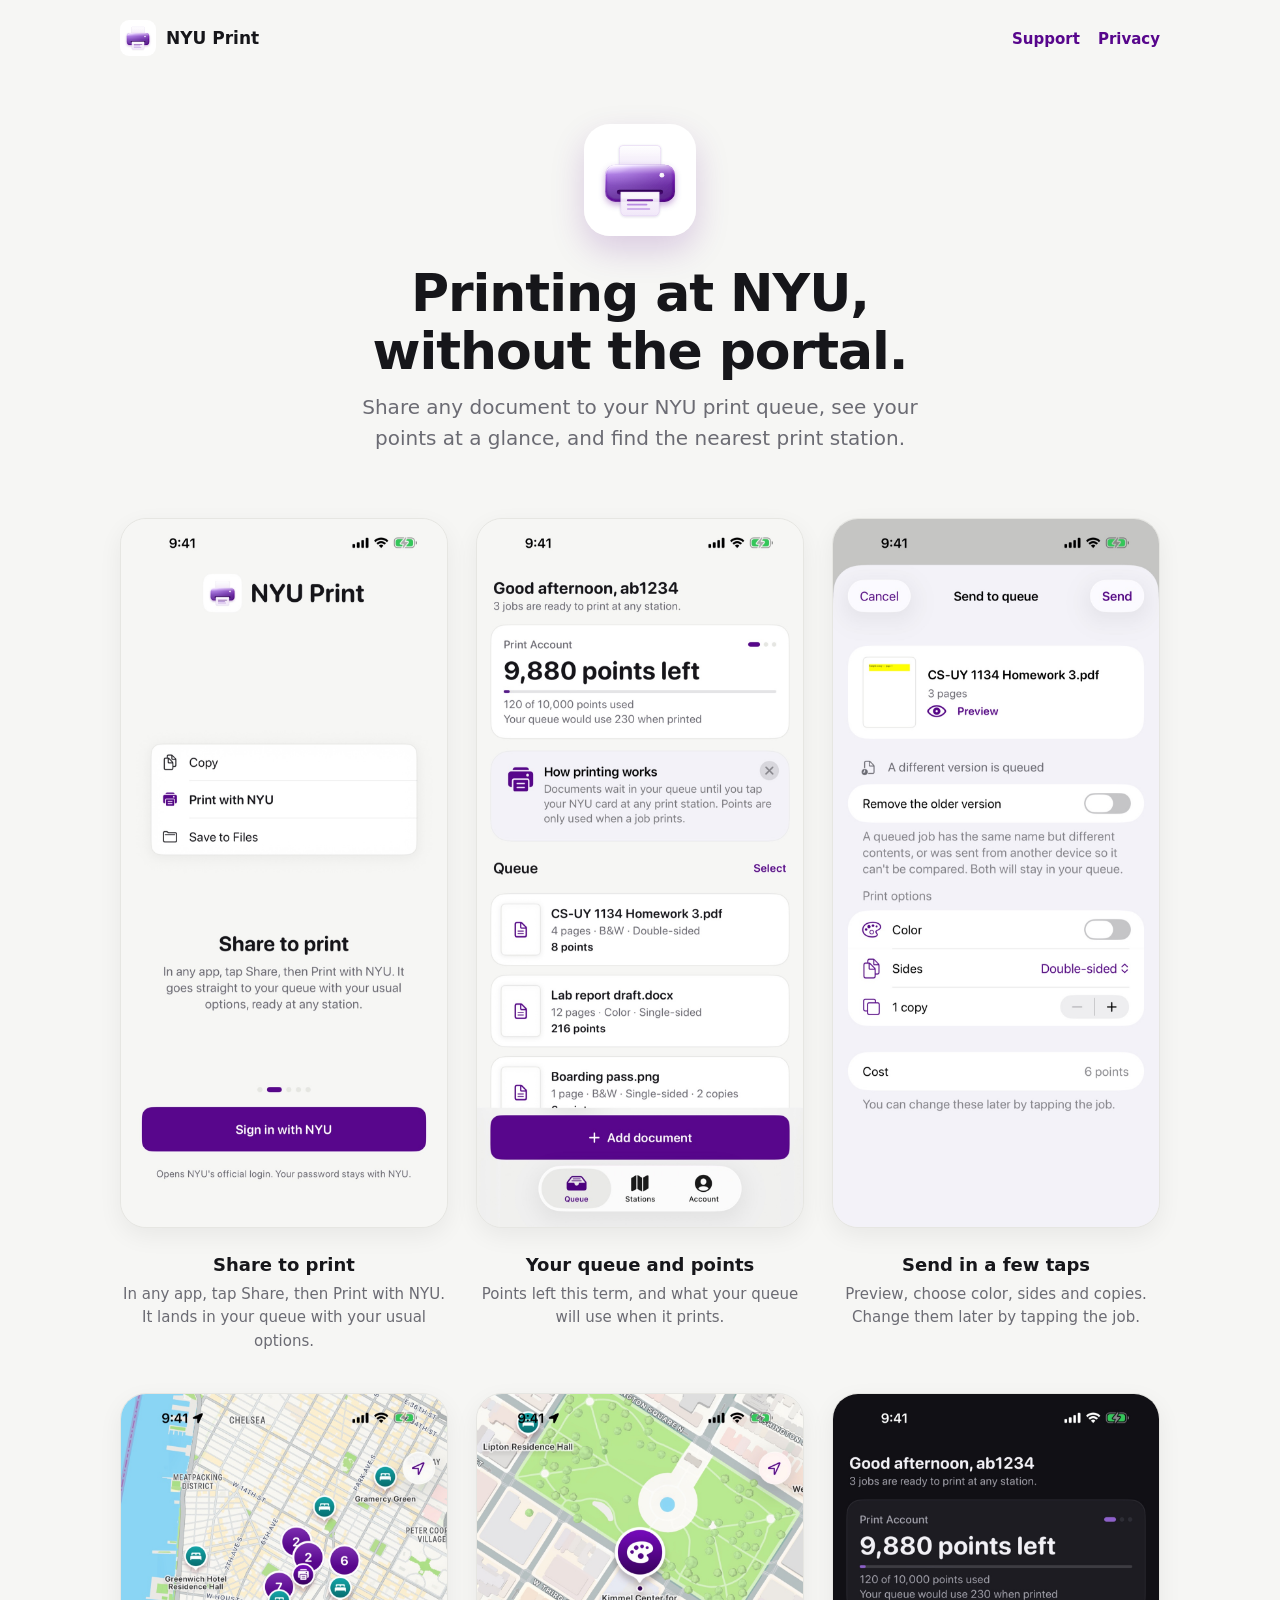
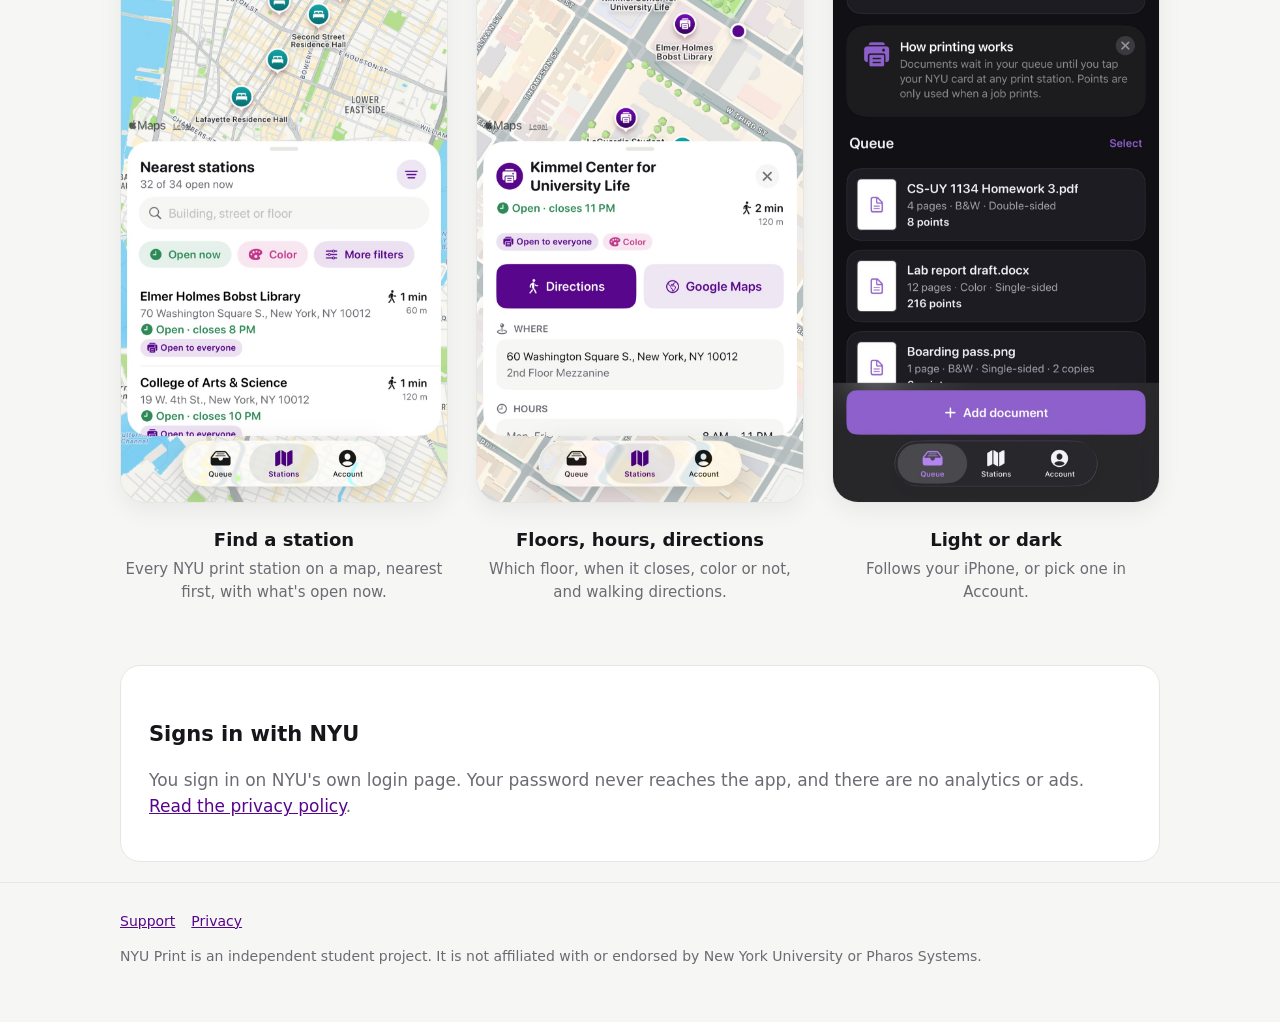
<file: index.html>
<!doctype html>
<html lang="en"><head><meta charset="utf-8"><meta name="viewport" content="width=device-width, initial-scale=1"><title>NYU Print</title><meta name="description" content="Send documents to NYU's print queue, see your points and find a print station."><link rel="icon" href="img/logo.svg"><link rel="stylesheet" href="style.css"></head><body>
<header><div class="wrap"><a class="brand" href="index.html"><img src="img/logo.svg" alt="">NYU Print</a><nav><a href="support.html">Support</a><a href="privacy.html">Privacy</a></nav></div></header>
<main class="wrap">
<section class="hero">
  <img class="icon" src="img/logo.svg" alt="NYU Print app icon">
  <h1>Printing at NYU,<br>without the portal.</h1>
  <p class="lede">Share any document to your NYU print queue, see your points at a glance, and find the nearest print station.</p>
</section>
<section class="shots">
  <figure class="shot"><img src="img/share.jpg" alt="Print with NYU in the share sheet" width="1000" height="2172" loading="lazy"><h3>Share to print</h3><p>In any app, tap Share, then Print with NYU. It lands in your queue with your usual options.</p></figure>
  <figure class="shot"><img src="img/queue.jpg" alt="The queue with points left and three documents" width="1000" height="2172" loading="lazy"><h3>Your queue and points</h3><p>Points left this term, and what your queue will use when it prints.</p></figure>
  <figure class="shot"><img src="img/send.jpg" alt="Print options for a document: color, sides and copies" width="1000" height="2172" loading="lazy"><h3>Send in a few taps</h3><p>Preview, choose color, sides and copies. Change them later by tapping the job.</p></figure>
  <figure class="shot"><img src="img/stations.jpg" alt="Map of NYU print stations with the nearest ones listed" width="1000" height="2172" loading="lazy"><h3>Find a station</h3><p>Every NYU print station on a map, nearest first, with what's open now.</p></figure>
  <figure class="shot"><img src="img/station.jpg" alt="A print station's details: hours, floor and directions" width="1000" height="2172" loading="lazy"><h3>Floors, hours, directions</h3><p>Which floor, when it closes, color or not, and walking directions.</p></figure>
  <figure class="shot"><img src="img/dark.jpg" alt="The queue in dark mode" width="1000" height="2172" loading="lazy"><h3>Light or dark</h3><p>Follows your iPhone, or pick one in Account.</p></figure>
</section>
<section class="card">
  <h2>Signs in with NYU</h2>
  <p class="muted">You sign in on NYU's own login page. Your password never reaches the app, and there are no analytics or ads. <a href="privacy.html">Read the privacy policy</a>.</p>
</section>
</main>
<footer><div class="wrap"><a href="support.html">Support</a><a href="privacy.html">Privacy</a><p>NYU Print is an independent student project. It is not affiliated with or endorsed by New York University or Pharos Systems.</p></div></footer>
</body></html>
</file>
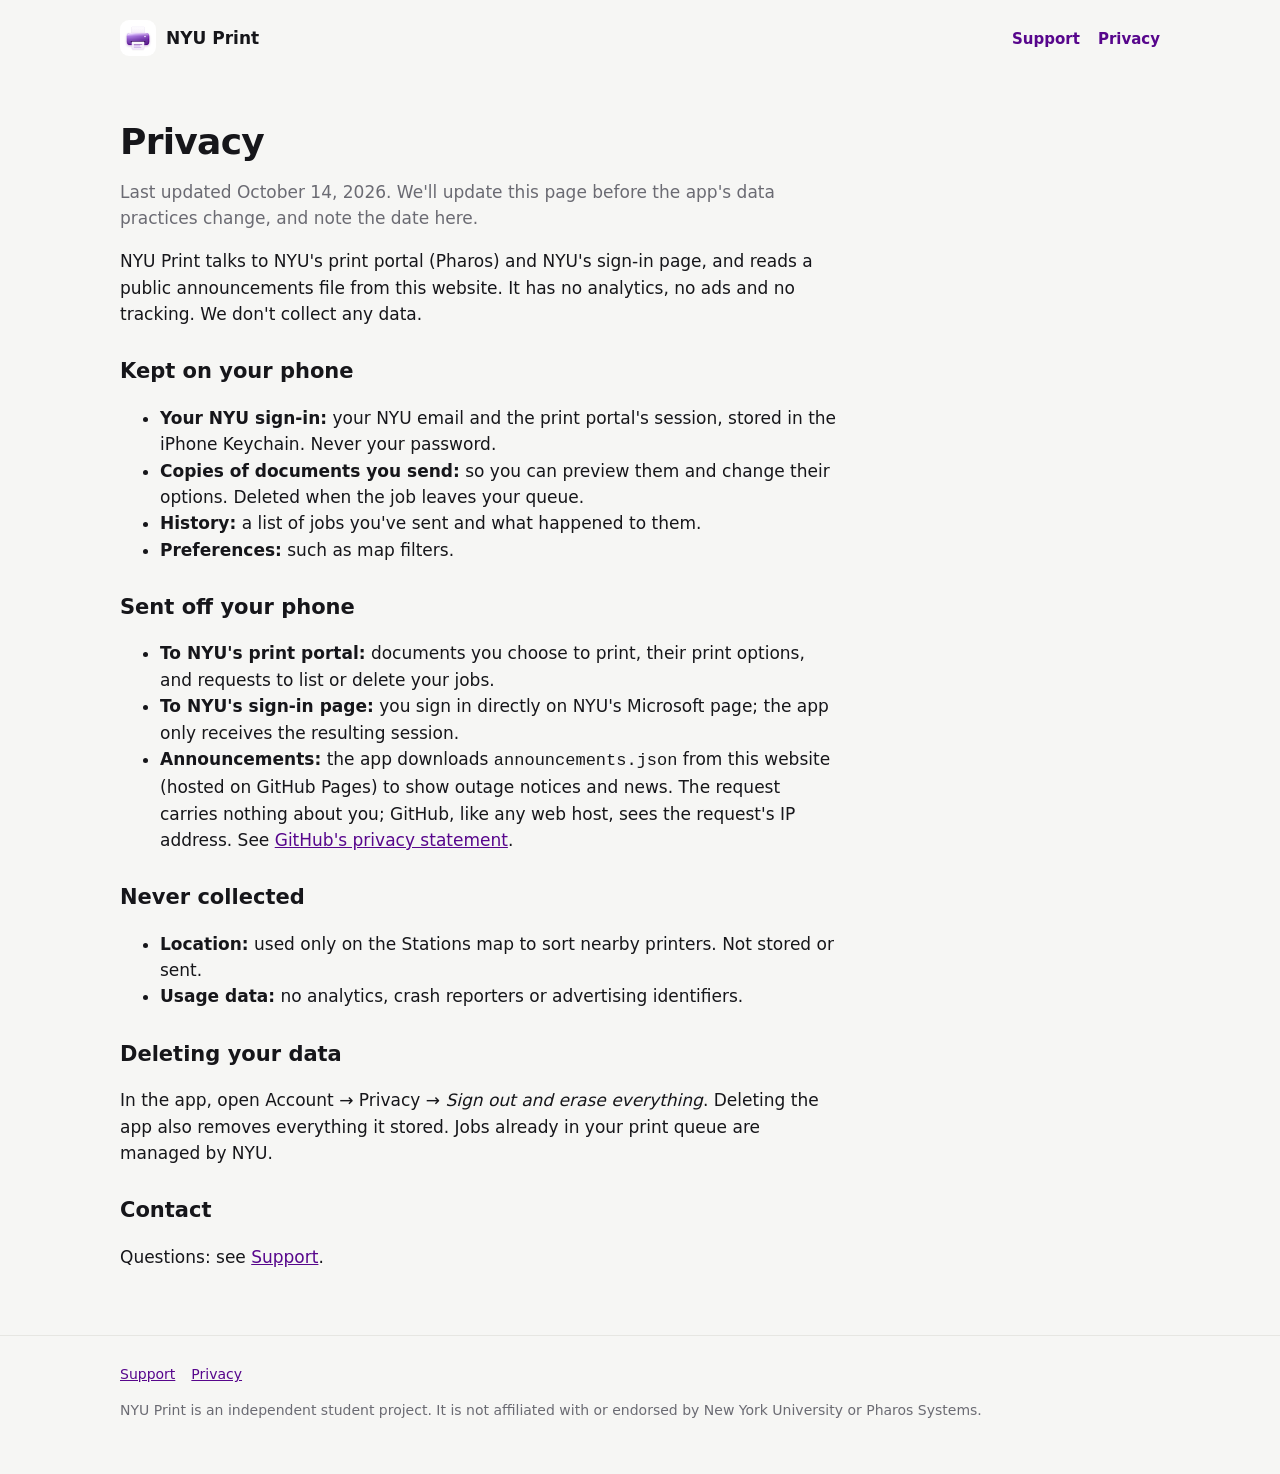
<file: privacy.html>
<!doctype html>
<html lang="en"><head><meta charset="utf-8"><meta name="viewport" content="width=device-width, initial-scale=1"><title>Privacy · NYU Print</title><meta name="description" content="What NYU Print keeps on your phone and what it sends."><link rel="icon" href="img/logo.svg"><link rel="stylesheet" href="style.css"></head><body>
<header><div class="wrap"><a class="brand" href="index.html"><img src="img/logo.svg" alt="">NYU Print</a><nav><a href="support.html">Support</a><a href="privacy.html">Privacy</a></nav></div></header>
<main class="wrap">
<article class="page">
<h1>Privacy</h1>
<p class="muted">Last updated October 14, 2026. We'll update this page before the app's data practices change, and note the date here.</p>
<p>NYU Print talks to NYU's print portal (Pharos) and NYU's sign-in page, and reads a public announcements file from this website. It has no analytics, no ads and no tracking. We don't collect any data.</p>
<h2>Kept on your phone</h2>
<ul>
<li><strong>Your NYU sign-in:</strong> your NYU email and the print portal's session, stored in the iPhone Keychain. Never your password.</li>
<li><strong>Copies of documents you send:</strong> so you can preview them and change their options. Deleted when the job leaves your queue.</li>
<li><strong>History:</strong> a list of jobs you've sent and what happened to them.</li>
<li><strong>Preferences:</strong> such as map filters.</li>
</ul>
<h2>Sent off your phone</h2>
<ul>
<li><strong>To NYU's print portal:</strong> documents you choose to print, their print options, and requests to list or delete your jobs.</li>
<li><strong>To NYU's sign-in page:</strong> you sign in directly on NYU's Microsoft page; the app only receives the resulting session.</li>
<li><strong>Announcements:</strong> the app downloads <code>announcements.json</code> from this website (hosted on GitHub Pages) to show outage notices and news. The request carries nothing about you; GitHub, like any web host, sees the request's IP address. See <a href="https://docs.github.com/en/site-policy/privacy-policies/github-general-privacy-statement">GitHub's privacy statement</a>.</li>
</ul>
<h2>Never collected</h2>
<ul>
<li><strong>Location:</strong> used only on the Stations map to sort nearby printers. Not stored or sent.</li>
<li><strong>Usage data:</strong> no analytics, crash reporters or advertising identifiers.</li>
</ul>
<h2>Deleting your data</h2>
<p>In the app, open Account → Privacy → <em>Sign out and erase everything</em>. Deleting the app also removes everything it stored. Jobs already in your print queue are managed by NYU.</p>
<h2>Contact</h2>
<p>Questions: see <a href="support.html">Support</a>.</p>
</article>
</main>
<footer><div class="wrap"><a href="support.html">Support</a><a href="privacy.html">Privacy</a><p>NYU Print is an independent student project. It is not affiliated with or endorsed by New York University or Pharos Systems.</p></div></footer>
</body></html>
</file>
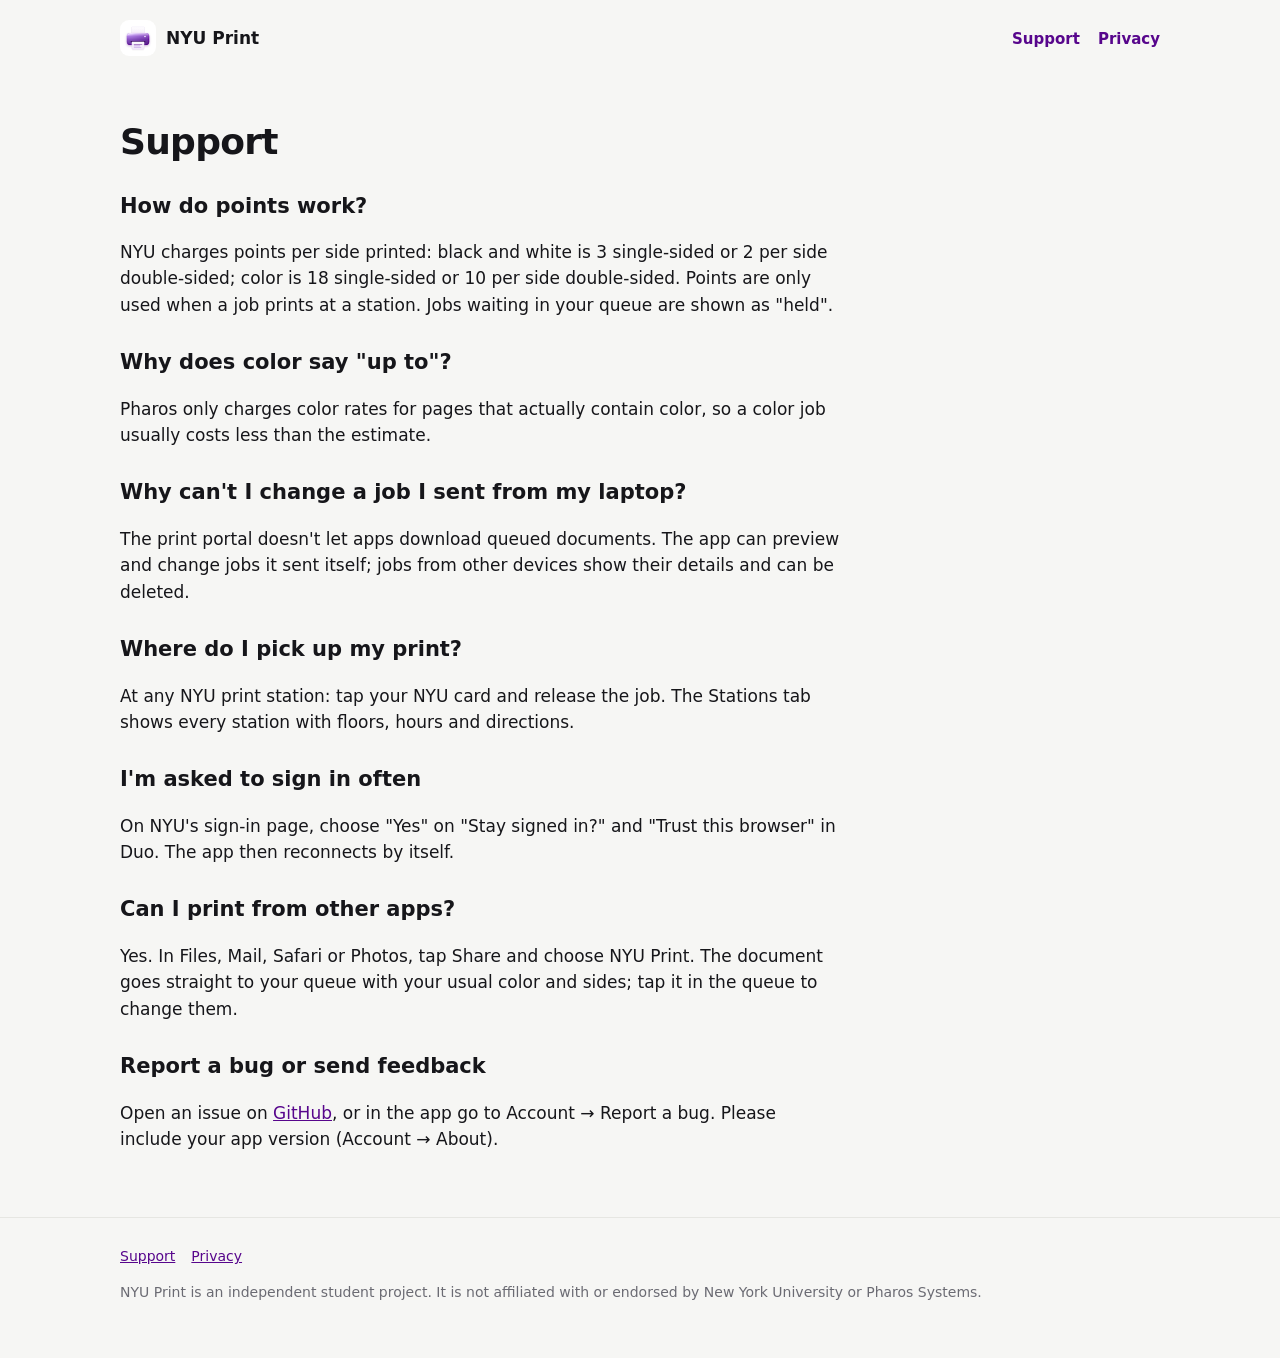
<file: support.html>
<!doctype html>
<html lang="en"><head><meta charset="utf-8"><meta name="viewport" content="width=device-width, initial-scale=1"><title>Support · NYU Print</title><meta name="description" content="Help with NYU Print."><link rel="icon" href="img/logo.svg"><link rel="stylesheet" href="style.css"></head><body>
<header><div class="wrap"><a class="brand" href="index.html"><img src="img/logo.svg" alt="">NYU Print</a><nav><a href="support.html">Support</a><a href="privacy.html">Privacy</a></nav></div></header>
<main class="wrap">
<article class="page">
<h1>Support</h1>
<h2>How do points work?</h2>
<p>NYU charges points per side printed: black and white is 3 single-sided or 2 per side double-sided; color is 18 single-sided or 10 per side double-sided. Points are only used when a job prints at a station. Jobs waiting in your queue are shown as "held".</p>
<h2>Why does color say "up to"?</h2>
<p>Pharos only charges color rates for pages that actually contain color, so a color job usually costs less than the estimate.</p>
<h2>Why can't I change a job I sent from my laptop?</h2>
<p>The print portal doesn't let apps download queued documents. The app can preview and change jobs it sent itself; jobs from other devices show their details and can be deleted.</p>
<h2>Where do I pick up my print?</h2>
<p>At any NYU print station: tap your NYU card and release the job. The Stations tab shows every station with floors, hours and directions.</p>
<h2>I'm asked to sign in often</h2>
<p>On NYU's sign-in page, choose "Yes" on "Stay signed in?" and "Trust this browser" in Duo. The app then reconnects by itself.</p>
<h2>Can I print from other apps?</h2>
<p>Yes. In Files, Mail, Safari or Photos, tap Share and choose NYU Print. The document goes straight to your queue with your usual color and sides; tap it in the queue to change them.</p>
<h2>Report a bug or send feedback</h2>
<p>Open an issue on <a href="https://github.com/jj-stuff/nyuprint/issues">GitHub</a>, or in the app go to Account → Report a bug. Please include your app version (Account → About).</p>
</article>
</main>
<footer><div class="wrap"><a href="support.html">Support</a><a href="privacy.html">Privacy</a><p>NYU Print is an independent student project. It is not affiliated with or endorsed by New York University or Pharos Systems.</p></div></footer>
</body></html>
</file>
<file: style.css>
:root {
  --accent: #57068C; --ink: #16161A; --ink-soft: #6B6B73;
  --bg: #F6F6F4; --surface: #FFFFFF; --hairline: #E6E6E2;
}
* { box-sizing: border-box; }
body {
  margin: 0; background: var(--bg); color: var(--ink);
  font: 17px/1.55 ui-rounded, -apple-system, "SF Pro Rounded", system-ui, sans-serif;
}
a { color: var(--accent); }
.wrap { max-width: 1080px; margin: 0 auto; padding: 0 20px; }
header { padding: 20px 0; }
header .wrap { display: flex; align-items: center; gap: 12px; justify-content: space-between; }
.brand { display: flex; align-items: center; gap: 10px; font-weight: 700; text-decoration: none; color: var(--ink); }
.brand img { width: 36px; height: 36px; border-radius: 9px; }
nav a { margin-left: 18px; text-decoration: none; font-weight: 600; font-size: 15px; }
.hero { text-align: center; padding: 48px 0 24px; }
.hero img.icon { width: 112px; height: 112px; border-radius: 26px; box-shadow: 0 14px 34px rgba(87, 6, 140, .18); }
h1 { font-size: clamp(34px, 6vw, 52px); line-height: 1.1; margin: 22px 0 12px; letter-spacing: -.02em; }
.lede { color: var(--ink-soft); font-size: 20px; max-width: 560px; margin: 0 auto; }
.shots { display: grid; grid-template-columns: repeat(3, 1fr); gap: 40px 28px; padding: 40px 0; }
.shot { text-align: center; margin: 0; }
.shot img { width: 100%; height: auto; border-radius: 26px; border: 1px solid var(--hairline); background: var(--surface); box-shadow: 0 8px 24px rgba(0, 0, 0, .06); }
.shot h3 { margin: 16px 0 4px; font-size: 18px; }
.shot p { margin: 0; color: var(--ink-soft); font-size: 15px; }
.card { background: var(--surface); border: 1px solid var(--hairline); border-radius: 20px; padding: 24px 28px; margin: 20px 0; }
.page { padding: 24px 0 48px; max-width: 720px; }
.page h1 { font-size: 36px; }
h2 { font-size: 21px; margin: 28px 0 8px; }
.muted { color: var(--ink-soft); }
footer { border-top: 1px solid var(--hairline); padding: 28px 0 40px; color: var(--ink-soft); font-size: 14px; }
footer a { margin-right: 16px; }
@media (max-width: 700px) {
  .shots { grid-template-columns: 1fr 1fr; gap: 28px 16px; }
  nav a { margin-left: 12px; }
}
@media (max-width: 440px) {
  .shots { grid-template-columns: 1fr; max-width: 360px; margin: 0 auto; }
}
</file>
